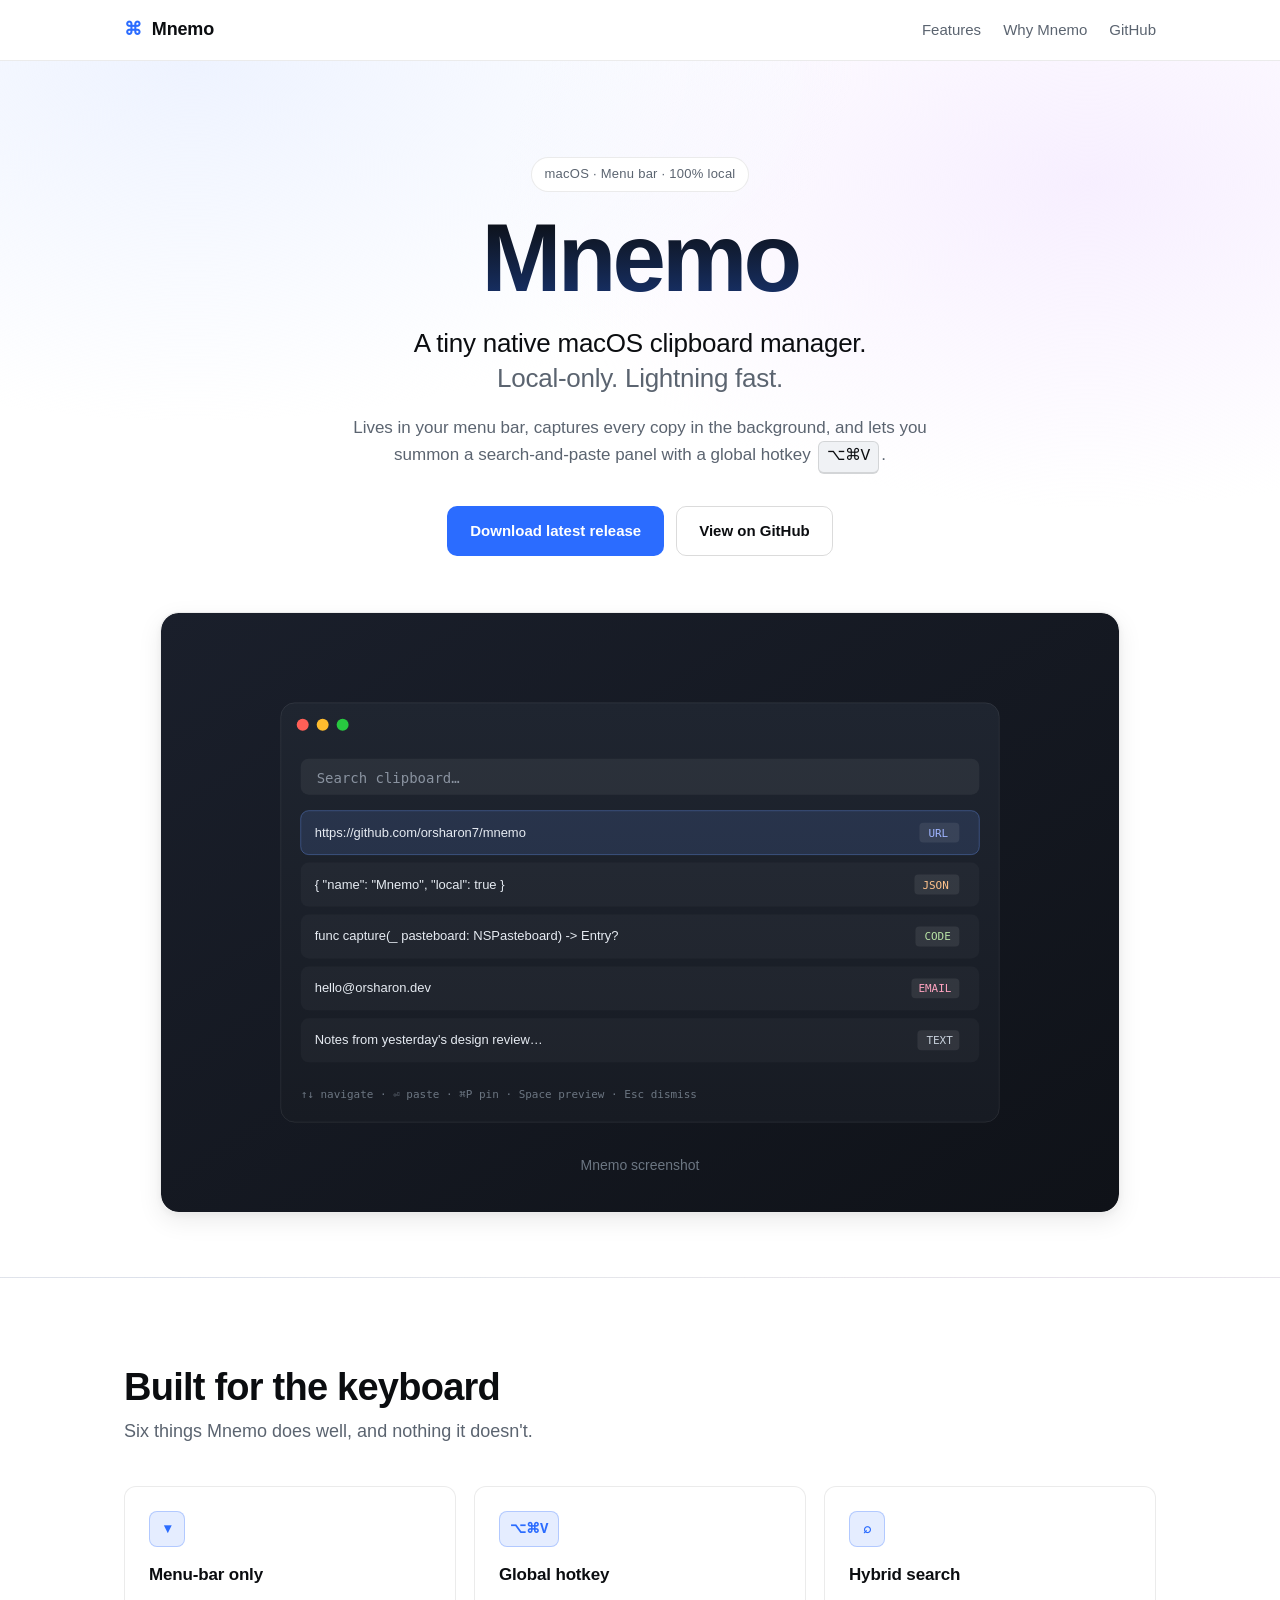
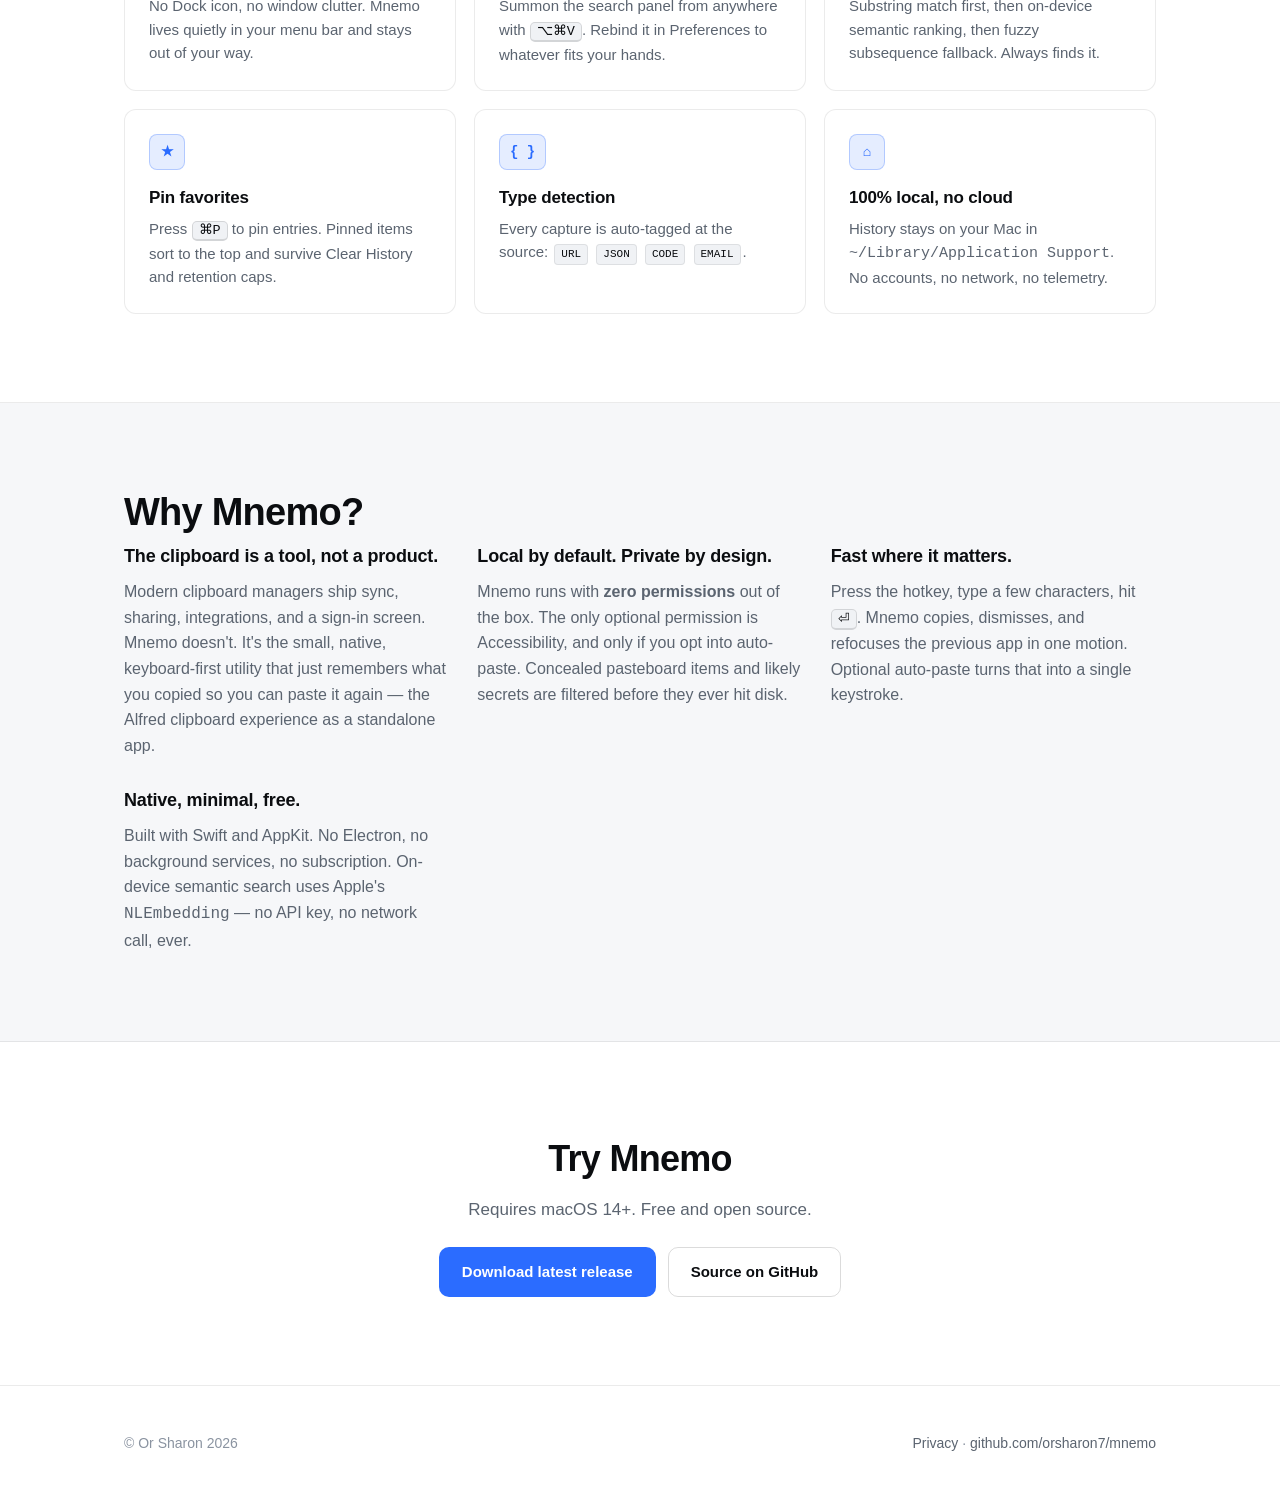
<file: site/index.html>
<!DOCTYPE html>
<html lang="en">
<head>
  <meta charset="UTF-8" />
  <meta name="viewport" content="width=device-width, initial-scale=1.0" />
  <title>Mnemo — A tiny native macOS clipboard manager</title>
  <meta name="description" content="A tiny native macOS clipboard manager. Local-only. Lightning fast. Menu-bar only, global hotkey, hybrid search with on-device semantic ranking." />
  <meta name="theme-color" content="#0b0d10" media="(prefers-color-scheme: dark)" />
  <meta name="theme-color" content="#ffffff" media="(prefers-color-scheme: light)" />
  <link rel="stylesheet" href="style.css" />
</head>
<body>
  <header class="nav">
    <div class="container nav-inner">
      <a class="brand" href="./index.html">
        <span class="brand-mark" aria-hidden="true">⌘</span>
        <span class="brand-name">Mnemo</span>
      </a>
      <nav class="nav-links" aria-label="Primary">
        <a href="#features">Features</a>
        <a href="#why">Why Mnemo</a>
        <a href="https://github.com/orsharon7/mnemo" rel="noopener">GitHub</a>
      </nav>
    </div>
  </header>

  <main>
    <section class="hero">
      <div class="container hero-inner">
        <p class="eyebrow">macOS · Menu bar · 100% local</p>
        <h1 class="hero-title">Mnemo</h1>
        <p class="hero-tagline">A tiny native macOS clipboard manager.<br /><span class="muted">Local-only. Lightning fast.</span></p>
        <p class="hero-sub">
          Lives in your menu bar, captures every copy in the background, and lets you summon
          a search-and-paste panel with a global hotkey
          <kbd class="hotkey">⌥⌘V</kbd>.
        </p>
        <div class="cta-row">
          <a class="btn btn-primary" href="https://github.com/orsharon7/mnemo/releases/latest/download/Mnemo.dmg" rel="noopener">
            Download latest release
          </a>
          <a class="btn btn-ghost" href="https://github.com/orsharon7/mnemo" rel="noopener">
            View on GitHub
          </a>
        </div>
        <div class="hero-art" aria-hidden="true">
          <img src="assets/screenshot-placeholder.svg" alt="" fetchpriority="high" />
        </div>
      </div>
    </section>

    <section id="features" class="section">
      <div class="container">
        <h2 class="section-title">Built for the keyboard</h2>
        <p class="section-lede">Six things Mnemo does well, and nothing it doesn't.</p>
        <ul class="features">
          <li class="feature">
            <div class="feature-icon" aria-hidden="true">▾</div>
            <h3>Menu-bar only</h3>
            <p>No Dock icon, no window clutter. Mnemo lives quietly in your menu bar and stays out of your way.</p>
          </li>
          <li class="feature">
            <div class="feature-icon" aria-hidden="true">⌥⌘V</div>
            <h3>Global hotkey</h3>
            <p>Summon the search panel from anywhere with <kbd>⌥⌘V</kbd>. Rebind it in Preferences to whatever fits your hands.</p>
          </li>
          <li class="feature">
            <div class="feature-icon" aria-hidden="true">⌕</div>
            <h3>Hybrid search</h3>
            <p>Substring match first, then on-device semantic ranking, then fuzzy subsequence fallback. Always finds it.</p>
          </li>
          <li class="feature">
            <div class="feature-icon" aria-hidden="true">★</div>
            <h3>Pin favorites</h3>
            <p>Press <kbd>⌘P</kbd> to pin entries. Pinned items sort to the top and survive Clear History and retention caps.</p>
          </li>
          <li class="feature">
            <div class="feature-icon" aria-hidden="true">{ }</div>
            <h3>Type detection</h3>
            <p>Every capture is auto-tagged at the source: <span class="badge">URL</span> <span class="badge">JSON</span> <span class="badge">CODE</span> <span class="badge">EMAIL</span>.</p>
          </li>
          <li class="feature">
            <div class="feature-icon" aria-hidden="true">⌂</div>
            <h3>100% local, no cloud</h3>
            <p>History stays on your Mac in <code>~/Library/Application Support</code>. No accounts, no network, no telemetry.</p>
          </li>
        </ul>
      </div>
    </section>

    <section id="why" class="section section-alt">
      <div class="container">
        <h2 class="section-title">Why Mnemo?</h2>
        <div class="why-grid">
          <div class="why-item">
            <h3>The clipboard is a tool, not a product.</h3>
            <p>
              Modern clipboard managers ship sync, sharing, integrations, and a sign-in screen.
              Mnemo doesn't. It's the small, native, keyboard-first utility that just remembers
              what you copied so you can paste it again — the Alfred clipboard experience as a
              standalone app.
            </p>
          </div>
          <div class="why-item">
            <h3>Local by default. Private by design.</h3>
            <p>
              Mnemo runs with <strong>zero permissions</strong> out of the box. The only optional
              permission is Accessibility, and only if you opt into auto-paste. Concealed
              pasteboard items and likely secrets are filtered before they ever hit disk.
            </p>
          </div>
          <div class="why-item">
            <h3>Fast where it matters.</h3>
            <p>
              Press the hotkey, type a few characters, hit <kbd>⏎</kbd>. Mnemo copies, dismisses,
              and refocuses the previous app in one motion. Optional auto-paste turns that into
              a single keystroke.
            </p>
          </div>
          <div class="why-item">
            <h3>Native, minimal, free.</h3>
            <p>
              Built with Swift and AppKit. No Electron, no background services, no subscription.
              On-device semantic search uses Apple's <code>NLEmbedding</code> — no API key, no
              network call, ever.
            </p>
          </div>
        </div>
      </div>
    </section>

    <section class="section cta-section">
      <div class="container cta-block">
        <h2>Try Mnemo</h2>
        <p>Requires macOS 14+. Free and open source.</p>
        <div class="cta-row">
          <a class="btn btn-primary" href="https://github.com/orsharon7/mnemo/releases/latest/download/Mnemo.dmg" rel="noopener">
            Download latest release
          </a>
          <a class="btn btn-ghost" href="https://github.com/orsharon7/mnemo" rel="noopener">
            Source on GitHub
          </a>
        </div>
      </div>
    </section>
  </main>

  <footer class="footer">
    <div class="container footer-inner">
      <p>© Or Sharon 2026</p>
      <p><a href="privacy.html">Privacy</a> · <a href="https://github.com/orsharon7/mnemo" rel="noopener">github.com/orsharon7/mnemo</a></p>
    </div>
  </footer>
</body>
</html>
</file>
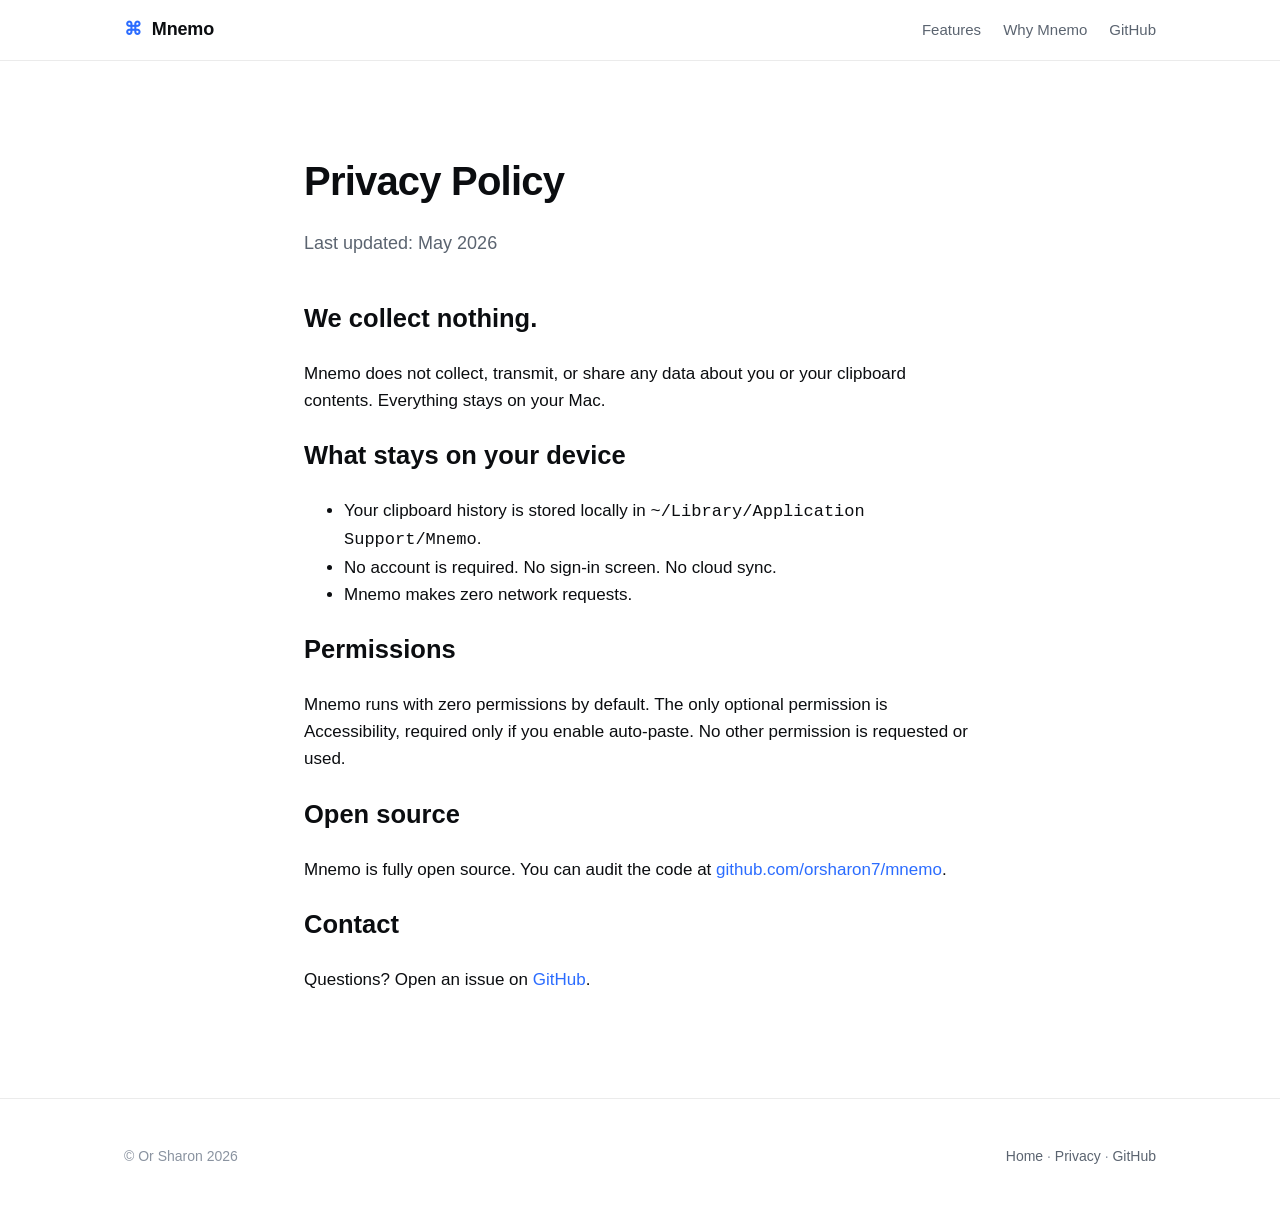
<file: site/privacy.html>
<!DOCTYPE html>
<html lang="en">
<head>
  <meta charset="UTF-8" />
  <meta name="viewport" content="width=device-width, initial-scale=1.0" />
  <title>Privacy Policy — Mnemo</title>
  <meta name="description" content="Mnemo privacy policy — we collect nothing." />
  <link rel="stylesheet" href="style.css" />
</head>
<body>
  <header class="nav">
    <div class="container nav-inner">
      <a class="brand" href="index.html">
        <span class="brand-mark" aria-hidden="true">⌘</span>
        <span class="brand-name">Mnemo</span>
      </a>
      <nav class="nav-links" aria-label="Primary">
        <a href="index.html#features">Features</a>
        <a href="index.html#why">Why Mnemo</a>
        <a href="https://github.com/orsharon7/mnemo" rel="noopener">GitHub</a>
      </nav>
    </div>
  </header>

  <main>
    <section class="section">
      <div class="container page-container">
        <h1 class="page-title">Privacy Policy</h1>
        <p class="section-lede">Last updated: May 2026</p>

        <h2>We collect nothing.</h2>
        <p>Mnemo does not collect, transmit, or share any data about you or your clipboard contents. Everything stays on your Mac.</p>

        <h2>What stays on your device</h2>
        <ul>
          <li>Your clipboard history is stored locally in <code>~/Library/Application Support/Mnemo</code>.</li>
          <li>No account is required. No sign-in screen. No cloud sync.</li>
          <li>Mnemo makes zero network requests.</li>
        </ul>

        <h2>Permissions</h2>
        <p>Mnemo runs with zero permissions by default. The only optional permission is Accessibility, required only if you enable auto-paste. No other permission is requested or used.</p>

        <h2>Open source</h2>
        <p>Mnemo is fully open source. You can audit the code at <a href="https://github.com/orsharon7/mnemo" rel="noopener">github.com/orsharon7/mnemo</a>.</p>

        <h2>Contact</h2>
        <p>Questions? Open an issue on <a href="https://github.com/orsharon7/mnemo/issues" rel="noopener">GitHub</a>.</p>
      </div>
    </section>
  </main>

  <footer class="footer">
    <div class="container footer-inner">
      <p>© Or Sharon 2026</p>
      <p><a href="index.html">Home</a> · <a href="privacy.html">Privacy</a> · <a href="https://github.com/orsharon7/mnemo" rel="noopener">GitHub</a></p>
    </div>
  </footer>
</body>
</html>
</file>
<file: site/style.css>
/* Mnemo landing page — minimal, native, dark-mode-friendly. */

:root {
  /* Light theme (default) */
  --bg: #ffffff;
  --bg-alt: #f6f7f9;
  --surface: #ffffff;
  --border: rgba(0, 0, 0, 0.08);
  --border-strong: rgba(0, 0, 0, 0.14);
  --text: #0b0d10;
  --text-muted: #5b6470;
  --text-faint: #8a93a0;
  --accent: #2b6cff;
  --accent-contrast: #ffffff;
  --kbd-bg: #f0f2f5;
  --kbd-border: rgba(0, 0, 0, 0.12);
  --hero-grad-a: #eef3ff;
  --hero-grad-c: #f7efff;
  --shadow-sm: 0 1px 2px rgba(0, 0, 0, 0.04), 0 1px 1px rgba(0, 0, 0, 0.03);
  --shadow-md: 0 8px 24px rgba(0, 0, 0, 0.08), 0 2px 6px rgba(0, 0, 0, 0.04);
  --radius: 12px;
  --radius-lg: 18px;
  --mono: ui-monospace, "SF Mono", "JetBrains Mono", Menlo, Consolas, monospace;
  --sans: -apple-system, BlinkMacSystemFont, "SF Pro Text", "Segoe UI", Roboto, Helvetica, Arial, sans-serif;
}

@media (prefers-color-scheme: dark) {
  :root {
    --bg: #0b0d10;
    --bg-alt: #101317;
    --surface: #14181d;
    --border: rgba(255, 255, 255, 0.08);
    --border-strong: rgba(255, 255, 255, 0.16);
    --text: #f2f4f7;
    --text-muted: #aab2bd;
    --text-faint: #6c7682;
    --accent: #6c9bff;
    --accent-contrast: #0b0d10;
    --kbd-bg: #1a1f25;
    --kbd-border: rgba(255, 255, 255, 0.14);
    --hero-grad-a: #161a26;
    --hero-grad-c: #1a1422;
    --shadow-sm: 0 1px 2px rgba(0, 0, 0, 0.4);
    --shadow-md: 0 12px 40px rgba(0, 0, 0, 0.45), 0 2px 6px rgba(0, 0, 0, 0.35);
  }
}

* { box-sizing: border-box; }

html { scroll-behavior: smooth; }

body {
  margin: 0;
  font-family: var(--sans);
  font-size: 17px;
  line-height: 1.6;
  color: var(--text);
  background: var(--bg);
  -webkit-font-smoothing: antialiased;
  -moz-osx-font-smoothing: grayscale;
  text-rendering: optimizeLegibility;
}

a { color: var(--accent); text-decoration: none; }
a:hover { text-decoration: underline; }

code, kbd, .mono { font-family: var(--mono); }

.container {
  width: 100%;
  max-width: 1080px;
  margin: 0 auto;
  padding: 0 24px;
}

/* ── Nav ───────────────────────────────────────────── */
.nav {
  position: sticky;
  top: 0;
  z-index: 10;
  backdrop-filter: saturate(180%) blur(14px);
  -webkit-backdrop-filter: saturate(180%) blur(14px);
  background: var(--bg); /* fallback for browsers without color-mix() support */
  background: color-mix(in srgb, var(--bg) 78%, transparent);
  border-bottom: 1px solid var(--border);
}
.nav-inner {
  display: flex;
  align-items: center;
  justify-content: space-between;
  height: 60px;
}
.brand {
  display: inline-flex;
  align-items: baseline;
  gap: 10px;
  color: var(--text);
  font-weight: 600;
  letter-spacing: -0.01em;
}
.brand:hover { text-decoration: none; }
.brand-mark {
  font-family: var(--mono);
  font-size: 18px;
  color: var(--accent);
}
.brand-name { font-size: 18px; }
.nav-links { display: flex; gap: 22px; }
.nav-links a {
  color: var(--text-muted);
  font-size: 15px;
}
.nav-links a:hover { color: var(--text); text-decoration: none; }

/* ── Hero ──────────────────────────────────────────── */
.hero {
  position: relative;
  padding: 96px 0 64px;
  background:
    radial-gradient(1100px 600px at 15% 0%, var(--hero-grad-a), transparent 60%),
    radial-gradient(900px 500px at 85% 10%, var(--hero-grad-c), transparent 65%),
    var(--bg);
  border-bottom: 1px solid var(--border);
  overflow: hidden;
}
.hero-inner { text-align: center; }
.eyebrow {
  display: inline-block;
  margin: 0 0 18px;
  padding: 6px 12px;
  font-size: 13px;
  letter-spacing: 0.02em;
  color: var(--text-muted);
  background: var(--surface);
  border: 1px solid var(--border);
  border-radius: 999px;
}
.hero-title {
  margin: 0;
  font-size: clamp(56px, 9vw, 96px);
  letter-spacing: -0.04em;
  line-height: 1;
  font-weight: 700;
  background: linear-gradient(180deg, var(--text), var(--accent)); /* fallback for browsers without color-mix() */
  background: linear-gradient(180deg, var(--text), color-mix(in srgb, var(--text) 60%, var(--accent)));
  -webkit-background-clip: text;
  background-clip: text;
  -webkit-text-fill-color: transparent;
}
.hero-tagline {
  margin: 20px auto 0;
  max-width: 640px;
  font-size: clamp(20px, 2.4vw, 26px);
  line-height: 1.35;
  letter-spacing: -0.01em;
  font-weight: 500;
}
.hero-tagline .muted { color: var(--text-muted); font-weight: 400; }
.hero-sub {
  margin: 18px auto 32px;
  max-width: 620px;
  color: var(--text-muted);
  font-size: 17px;
}

.cta-row {
  display: flex;
  flex-wrap: wrap;
  gap: 12px;
  justify-content: center;
}

.btn {
  display: inline-flex;
  align-items: center;
  justify-content: center;
  padding: 12px 22px;
  border-radius: 10px;
  font-weight: 600;
  font-size: 15px;
  border: 1px solid transparent;
  transition: transform 80ms ease, background 120ms ease, border-color 120ms ease, color 120ms ease;
  cursor: pointer;
  text-decoration: none;
}
.btn:hover { text-decoration: none; transform: translateY(-1px); }
.btn:active { transform: translateY(0); }
.btn-primary {
  background: var(--accent);
  color: var(--accent-contrast);
}
.btn-primary:hover {
  background: color-mix(in srgb, var(--accent) 88%, black);
}
.btn-ghost {
  background: transparent;
  color: var(--text);
  border-color: var(--border-strong);
}
.btn-ghost:hover {
  background: var(--surface);
  border-color: var(--text-faint);
}

.hotkey {
  display: inline-block;
  font-family: var(--mono);
  font-size: 0.95em;
  padding: 2px 8px;
  margin: 0 2px;
  background: var(--kbd-bg);
  border: 1px solid var(--kbd-border);
  border-bottom-width: 2px;
  border-radius: 6px;
  color: var(--text);
}

kbd {
  font-family: var(--mono);
  font-size: 0.9em;
  padding: 1px 6px;
  background: var(--kbd-bg);
  border: 1px solid var(--kbd-border);
  border-bottom-width: 2px;
  border-radius: 5px;
  color: var(--text);
}

.hero-art {
  margin-top: 56px;
  display: flex;
  justify-content: center;
}
.hero-art img {
  width: min(960px, 100%);
  height: auto;
  border-radius: var(--radius-lg);
  box-shadow: var(--shadow-md);
  border: 1px solid var(--border);
}

/* ── Sections ──────────────────────────────────────── */
.section {
  padding: 88px 0;
  border-bottom: 1px solid var(--border);
}
.section-alt { background: var(--bg-alt); }
.section-title {
  margin: 0 0 8px;
  font-size: clamp(28px, 3.4vw, 38px);
  letter-spacing: -0.02em;
  line-height: 1.15;
}
.section-lede {
  margin: 0 0 40px;
  color: var(--text-muted);
  font-size: 18px;
  max-width: 640px;
}

/* ── Features ──────────────────────────────────────── */
.features {
  list-style: none;
  margin: 0;
  padding: 0;
  display: grid;
  grid-template-columns: repeat(auto-fit, minmax(280px, 1fr));
  gap: 18px;
}
.feature {
  background: var(--surface);
  border: 1px solid var(--border);
  border-radius: var(--radius);
  padding: 24px;
  transition: border-color 160ms ease, transform 160ms ease, box-shadow 160ms ease;
}
.feature:hover {
  border-color: var(--border-strong);
  transform: translateY(-2px);
  box-shadow: var(--shadow-sm);
}
.feature-icon {
  display: inline-flex;
  align-items: center;
  justify-content: center;
  min-width: 36px;
  height: 36px;
  padding: 0 10px;
  margin-bottom: 14px;
  font-family: var(--mono);
  font-size: 14px;
  font-weight: 600;
  color: var(--accent);
  background: color-mix(in srgb, var(--accent) 12%, transparent);
  border: 1px solid color-mix(in srgb, var(--accent) 28%, transparent);
  border-radius: 8px;
}
.feature h3 {
  margin: 0 0 6px;
  font-size: 17px;
  letter-spacing: -0.01em;
}
.feature p {
  margin: 0;
  color: var(--text-muted);
  font-size: 15px;
  line-height: 1.55;
}

.badge {
  display: inline-block;
  font-family: var(--mono);
  font-size: 11px;
  padding: 1px 6px;
  margin: 0 2px;
  border-radius: 4px;
  background: var(--kbd-bg);
  color: var(--text);
  border: 1px solid var(--border);
}

/* ── Why grid ──────────────────────────────────────── */
.why-grid {
  display: grid;
  grid-template-columns: repeat(auto-fit, minmax(300px, 1fr));
  gap: 28px;
}
.why-item h3 {
  margin: 0 0 8px;
  font-size: 18px;
  letter-spacing: -0.01em;
}
.why-item p {
  margin: 0;
  color: var(--text-muted);
  font-size: 16px;
}

/* ── CTA section ───────────────────────────────────── */
.cta-section { text-align: center; }
.cta-block h2 {
  margin: 0 0 8px;
  font-size: clamp(28px, 3.4vw, 36px);
  letter-spacing: -0.02em;
}
.cta-block p {
  margin: 0 0 24px;
  color: var(--text-muted);
}

/* ── Footer ────────────────────────────────────────── */
.footer {
  padding: 32px 0 48px;
  color: var(--text-faint);
  font-size: 14px;
}
.footer-inner {
  display: flex;
  justify-content: space-between;
  flex-wrap: wrap;
  gap: 8px;
}
.footer a { color: var(--text-muted); }

/* ── Page layout utilities ─────────────────────────── */
.page-container { max-width: 720px; }
.page-title {
  font-size: clamp(28px, 3.4vw, 40px);
  letter-spacing: -0.02em;
  margin: 0 0 16px;
}

/* ── Responsive tweaks ─────────────────────────────── */
@media (max-width: 640px) {
  .hero { padding: 72px 0 48px; }
  .section { padding: 64px 0; }
  .nav-links { gap: 16px; }
  .nav-links a:first-child { display: none; }
}

@media (prefers-reduced-motion: reduce) {
  html { scroll-behavior: auto; }
  .btn, .feature { transition: none; }
  .btn:hover, .feature:hover { transform: none; }
}
</file>
